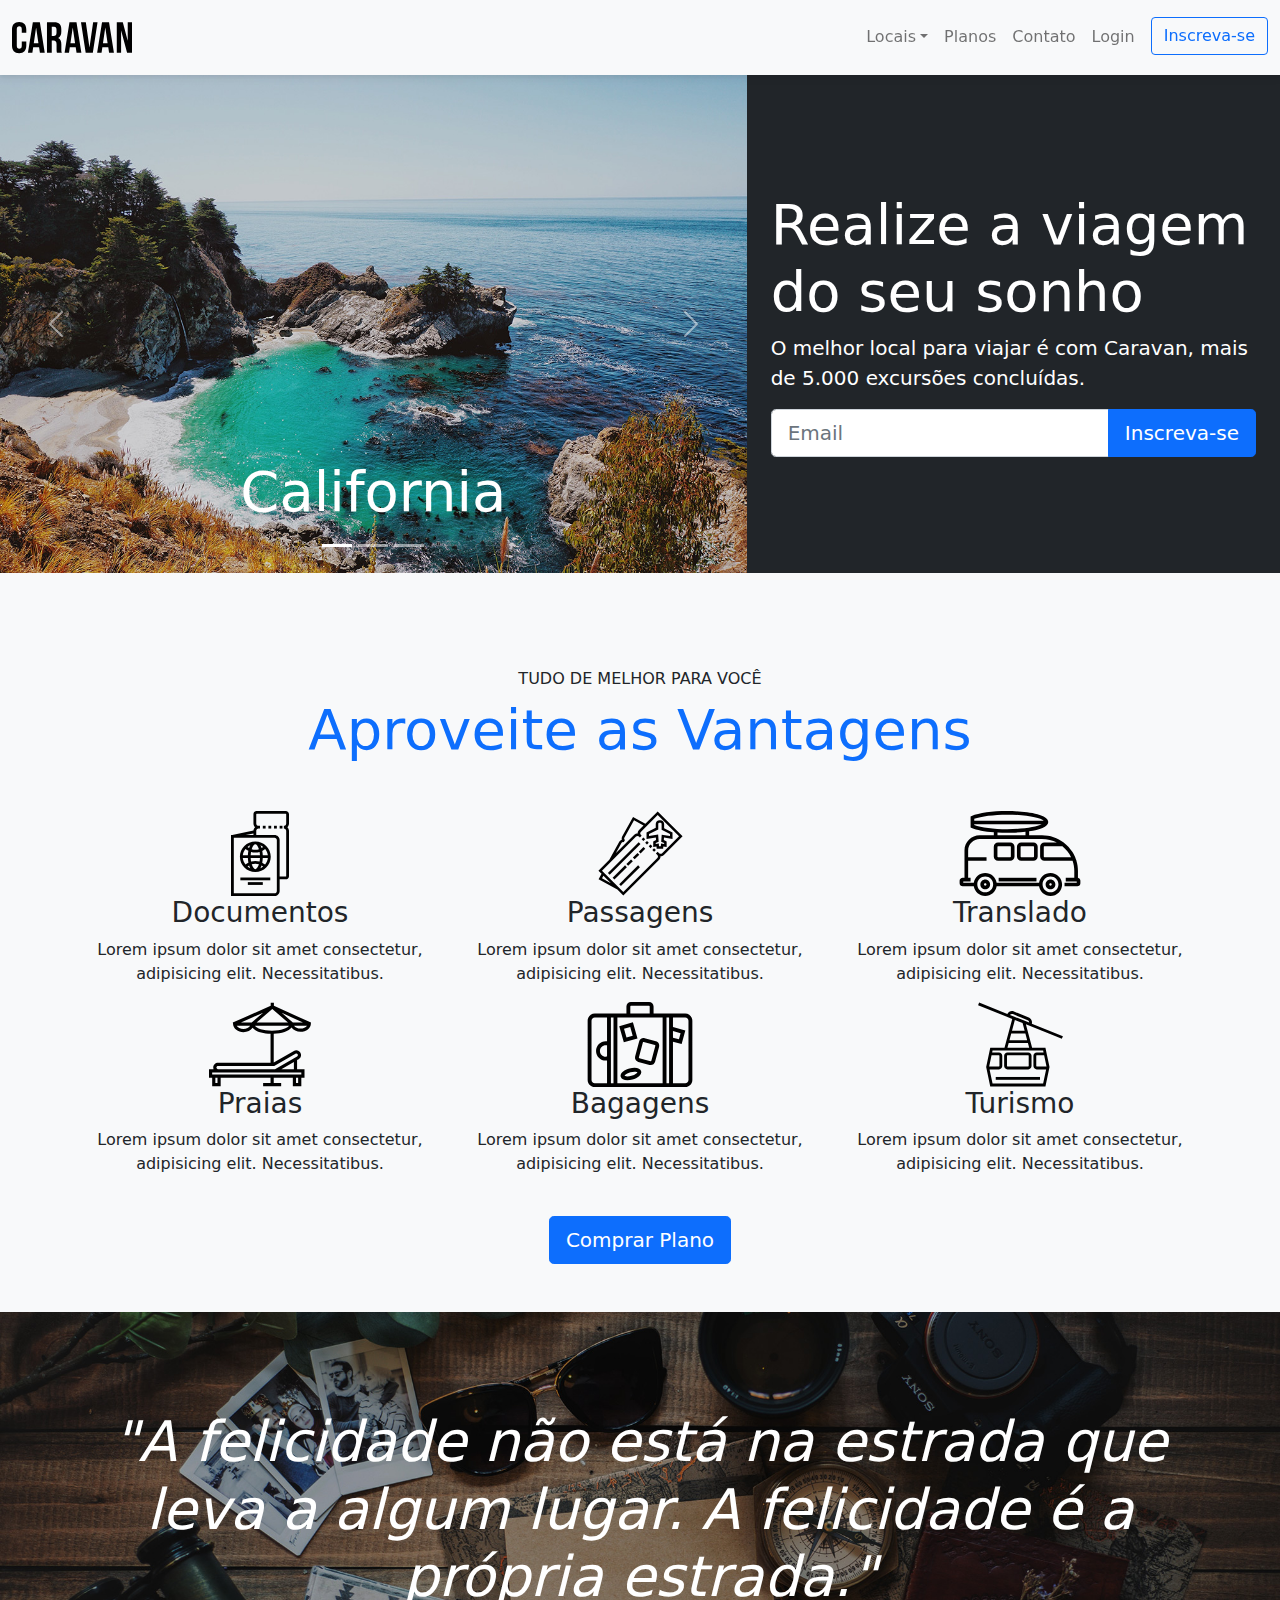
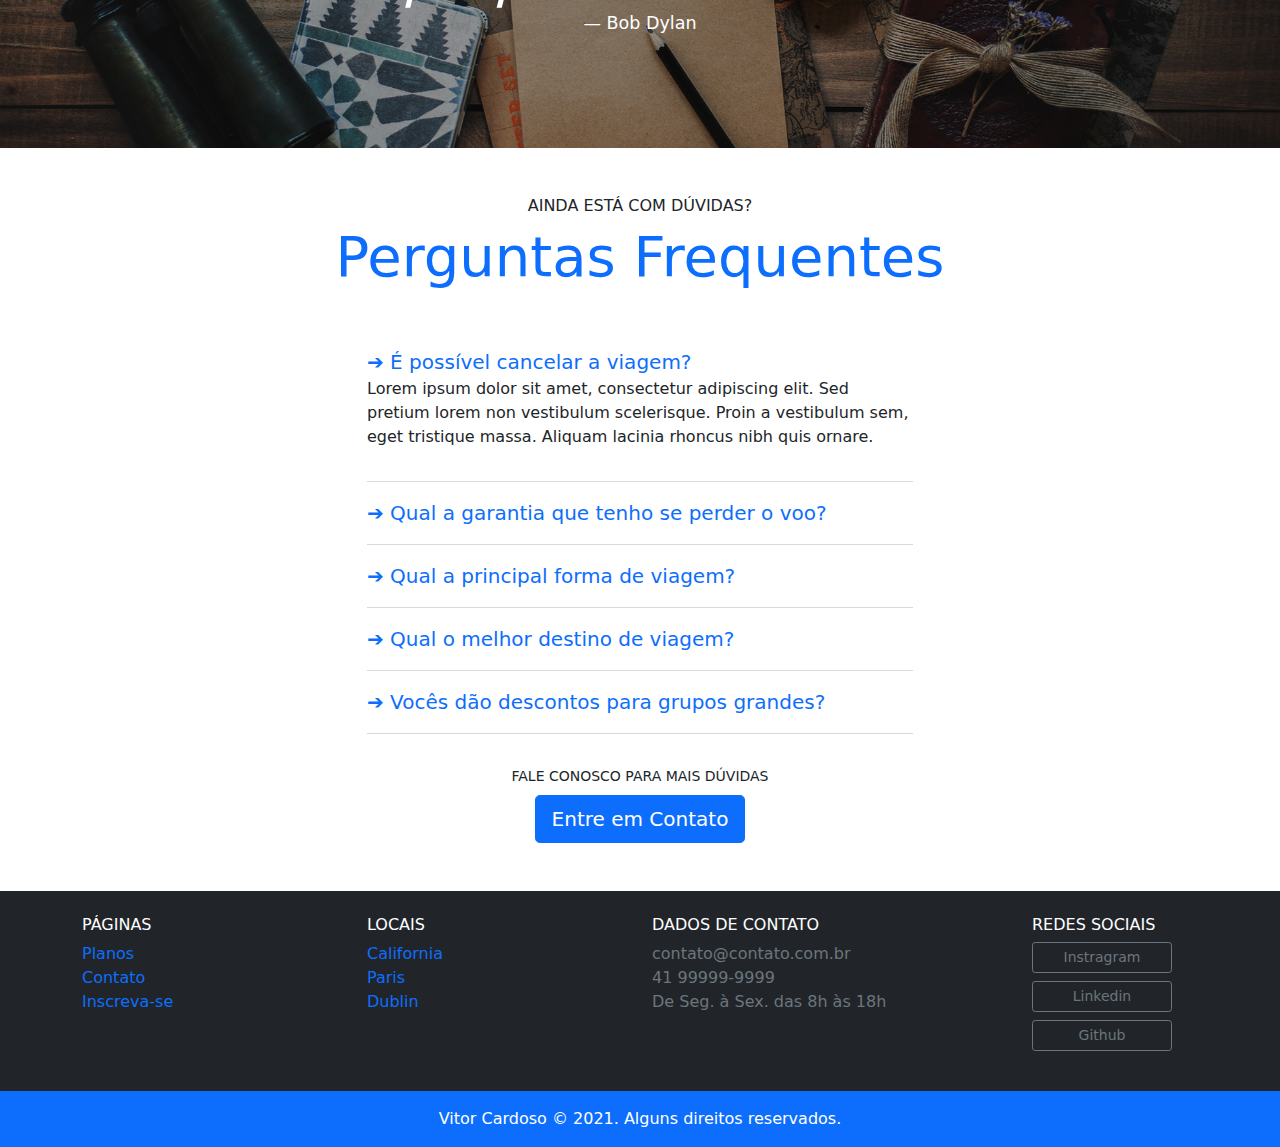
<file: Project-Caravan-Bootstrap/index.html>
<!DOCTYPE html>
<html lang="pt-br">
  <head>
    <meta charset="UTF-8" />
    <meta http-equiv="X-UA-Compatible" content="IE=edge" />
    <meta name="viewport" content="width=device-width, initial-scale=1.0" />
    <title>Caravan</title>
    <link rel="stylesheet" href="./bootstrap-5.0.1-dist/css/bootstrap.min.css" />
    <link rel="stylesheet" href="style.css">
  </head>
  <body>
    
    <!-- modal -->
    <div class="modal fade" id="modalLogin" tabindex="-1" aria-labelledby="modalLoginTitulo" aria-hidden="true">
      <div class="modal-dialog">
        <div class="modal-content">
          <div class="modal-header">
            <h5 class="modal-title" id="modalLoginTitulo">Faça login na sua conta.</h5>
            <button type="button" class="btn-close" data-bs-dismiss="modal" aria-label="Close"></button>
          </div>
          <div class="modal-body">
            <form>
              <div class="mb-3">
                <label for="inputLoginEmail" class="form-label">Email</label>
                <input type="email" class="form-control" id="inputLoginEmail">
              </div>
              <div class="mb-3">
                <label for="inputPasswordLogin" class="form-label">Senha</label>
                <input type="password" class="form-control" id="inputPasswordLogin">
              </div>
              <div>
                <button type="submit" class="btn btn-primary">Entrar na conta</button>
              </div>
              <small class="form-text">Esqueceu a senha? <a href="#">Clique aqui.</a></small>
            </form>
          </div>
        </div>
      </div>
    </div>
    <!-- end modal -->

    <!-- navbar -->
    <nav class="navbar navbar-expand-md navbar-light bg-light fixed-top py-3 box-shadow">
      <div class="container-fluid">
        <a href="index.html" class="navbar-brand">
          <img src="./img/caravan.svg" alt="Caravan">
        </a>
        <button class="navbar-toggler" type="button" data-bs-toggle="collapse" data-bs-target="#navbarSupportedContent" aria-controls="navbarSupportedContent" aria-expanded="false" aria-label="Toggle navigation">
          <span class="navbar-toggler-icon"></span>
        </button>
        <div class="collapse navbar-collapse" id="navbarSupportedContent">
          <ul class="navbar-nav ms-auto">
            <li class="nav-item dropdown">
              <a class="nav-link dropdown-toggle" href="#" id="navbarDropdown" role="button" data-bs-toggle="dropdown" aria-expanded="false">Locais</a>
              <ul class="dropdown-menu" aria-labelledby="navbarDropdown">
                <li><a class="dropdown-item" href="local.html">California</a></li>
                <li><a class="dropdown-item" href="local.html">Paris</a></li>
                <li><a class="dropdown-item" href="local.html">Dublin</a></li>
              </ul>
            </li>
            <li class="nav-item">
              <a class="nav-link" href="planos.html">Planos</a>
            </li>
            <li class="nav-item">
              <a class="nav-link" href="contato.html">Contato</a>
            </li>
            <li class="nav-item">
              <a class="nav-link" href="#" data-bs-toggle="modal" data-bs-target="#modalLogin">Login</a>
            </li>
            <li class="nav-item">
              <a class="btn btn-outline-primary ms-md-2" href="inscricao.html">Inscreva-se</a>
            </li>
          </ul>
        </div>
      </div>
    </nav>
    <!-- end navbar -->

    <!-- carousel section -->
    <section class="container-fluid">
      <div class="row bg-dark text-white">
        <div class="col-lg-7 p-0">
          <div id="carouselCidades" class="carousel slide" data-bs-ride="carousel">
            <div class="carousel-indicators">
              <button type="button" data-bs-target="#carouselCidades" data-bs-slide-to="0" class="active" aria-current="true" aria-label="Slide 1"></button>
              <button type="button" data-bs-target="#carouselCidades" data-bs-slide-to="1" aria-label="Slide 2"></button>
              <button type="button" data-bs-target="#carouselCidades" data-bs-slide-to="2" aria-label="Slide 3"></button>
            </div>
            <div class="carousel-inner">
              <div class="carousel-item active">
                <img src="./img/california.jpg" class="d-block w-100" alt="California">
                <div class="carousel-caption d-none d-md-block">
                  <h3 class="display-4">California</h3>
                </div>
              </div>
              <div class="carousel-item">
                <img src="./img/paris.jpg" class="d-block w-100" alt="Paris">
                <div class="carousel-caption d-none d-md-block">
                  <h3 class="display-4">Paris</h3>
                </div>
              </div>
              <div class="carousel-item">
                <img src="./img/dublin.jpg" class="d-block w-100" alt="Dublin">
                <div class="carousel-caption d-none d-md-block">
                  <h3 class="display-4">Dublin</h3>
                </div>
              </div>
            </div>
            <button class="carousel-control-prev" type="button" data-bs-target="#carouselCidades" data-bs-slide="prev">
              <span class="carousel-control-prev-icon" aria-hidden="true"></span>
              <span class="visually-hidden">Previous</span>
            </button>
            <button class="carousel-control-next" type="button" data-bs-target="#carouselCidades" data-bs-slide="next">
              <span class="carousel-control-next-icon" aria-hidden="true"></span>
              <span class="visually-hidden">Next</span>
            </button>
          </div>
        </div>
        <div class="col-lg-5 p-4 align-self-center">
          <h1 class="display-4">Realize a viagem do seu sonho</h1>
          <p class="lead">O melhor local para viajar é com Caravan, mais de 5.000 excursões concluídas.</p>
          <form action="">
            <div class="input-group input-group-lg">
              <input type="text" class="form-control" placeholder="Email" aria-label="Email" aria-describedby="button-addon2">
              <button class="btn btn-primary" type="button" id="button-addon2">Inscreva-se</button>
            </div>
          </form>
        </div>
      </div>
    </section>
    <!-- end carousel section -->

    <!-- benefits section -->
    <section class="py-5 bg-light text-center">
      <div class="container">
        <div class="my-5">
          <span class="h6 d-block">TUDO DE MELHOR PARA VOCÊ</span>
          <h2 class="display-4 text-primary">Aproveite as Vantagens</h2>
        </div>
        <div class="row">
          <div class="col-xl-4 col-md-6">
            <div class="icons d-flex justify-content-center">
              <img src="./img/icones/passaporte.svg" alt="Passaporte">
            </div>
            <h3>Documentos</h3>
            <p>Lorem ipsum dolor sit amet consectetur, adipisicing elit. Necessitatibus.</p>
          </div>
          <div class="col-xl-4 col-md-6">
            <div class="icons d-flex justify-content-center">
              <img src="./img/icones/passagens.svg" alt="Passagens">
            </div>
            <h3>Passagens</h3>
            <p>Lorem ipsum dolor sit amet consectetur, adipisicing elit. Necessitatibus.</p>
          </div>
          <div class="col-xl-4 col-md-6">
            <div class="icons d-flex justify-content-center">
              <img src="./img/icones/translado.svg" alt="Translado">
            </div>
            <h3>Translado</h3>
            <p>Lorem ipsum dolor sit amet consectetur, adipisicing elit. Necessitatibus.</p>
          </div>
          <div class="col-xl-4 col-md-6">
            <div class="icons d-flex justify-content-center">
              <img src="./img/icones/praias.svg" alt="Praias">
            </div>
            <h3>Praias</h3>
            <p>Lorem ipsum dolor sit amet consectetur, adipisicing elit. Necessitatibus.</p>
          </div>
          <div class="col-xl-4 col-md-6">
            <div class="icons d-flex justify-content-center">
              <img src="./img/icones/bagagens.svg" alt="Bagagens">
            </div>
            <h3>Bagagens</h3>
            <p>Lorem ipsum dolor sit amet consectetur, adipisicing elit. Necessitatibus.</p>
          </div>
          <div class="col-xl-4 col-md-6">
            <div class="icons d-flex justify-content-center">
              <img src="./img/icones/turismo.svg" alt="Turismo">
            </div>
            <h3>Turismo</h3>
            <p>Lorem ipsum dolor sit amet consectetur, adipisicing elit. Necessitatibus.</p>
          </div>
        </div>
        <a href="planos.html" class="btn btn-primary btn-lg mt-4">Comprar Plano</a>
      </div>
    </section>
    <!-- end benefits section -->

    <!-- image blockquote section -->
    <section id="home-quote" class="p-md-5">
      <blockquote class="blockquote text-center text-white p-md-5 p-3">
        <p class="display-4">
          <em>
          "A felicidade não está na estrada que leva a algum lugar. A felicidade é a própria estrada."
          </em>
        </p>
        <footer class="blockquote-footer text-white">Bob Dylan</footer>
      </blockquote>
    </section>
    <!-- end image blockquote section -->

    <!-- common questions section -->
    <section class="container">
      <div class="my-5 text-center">
        <span class="h6 d-block">AINDA ESTÁ COM DÚVIDAS?</span>
        <h2 class="display-4 text-primary">Perguntas Frequentes</h2>
      </div>
      <div class="row justify-content-center">
        <div class="col-md-6 accordion" id="perguntasFrequentes">
          <div class="pergunta py-2">
            <a class="lead remove-decoration" data-bs-toggle="collapse" data-bs-target="#pergunta1" aria-expanded="true" aria-controls="pergunta1">
              ➔ É possível cancelar a viagem?
            </a>
            <div id="pergunta1" class="accordion-collapse collapse show" aria-labelledby="pergunta1" data-bs-parent="#perguntasFrequentes">
              <p>Lorem ipsum dolor sit amet, consectetur adipiscing elit. Sed pretium lorem non vestibulum scelerisque. Proin a vestibulum sem, eget tristique massa. Aliquam lacinia rhoncus nibh quis ornare.</p>
            </div>
          </div>
          <div class="dropdown-divider"></div>
          <div class="pergunta py-2">
            <a class="lead remove-decoration" data-bs-toggle="collapse" data-bs-target="#pergunta2" aria-expanded="false" aria-controls="pergunta2">
              ➔ Qual a garantia que tenho se perder o voo?
            </a>
            <div id="pergunta2" class="accordion-collapse collapse" aria-labelledby="pergunta2" data-bs-parent="#perguntasFrequentes">
              <p>Lorem ipsum dolor sit amet, consectetur adipiscing elit. Sed pretium lorem non vestibulum scelerisque. Proin a vestibulum sem, eget tristique massa. Aliquam lacinia rhoncus nibh quis ornare.</p>
            </div>
          </div>
          <div class="dropdown-divider"></div>
          <div class="pergunta py-2">
            <a class="lead remove-decoration" data-bs-toggle="collapse" data-bs-target="#pergunta3" aria-expanded="false" aria-controls="pergunta3">
              ➔ Qual a principal forma de viagem?
            </a>
            <div id="pergunta3" class="accordion-collapse collapse" aria-labelledby="pergunta3" data-bs-parent="#perguntasFrequentes">
              <p>Lorem ipsum dolor sit amet, consectetur adipiscing elit. Sed pretium lorem non vestibulum scelerisque. Proin a vestibulum sem, eget tristique massa. Aliquam lacinia rhoncus nibh quis ornare.</p>
            </div>
          </div>
          <div class="dropdown-divider"></div>
          <div class="pergunta py-2">
            <a class="lead remove-decoration" data-bs-toggle="collapse" data-bs-target="#pergunta4" aria-expanded="false" aria-controls="pergunta4">
              ➔ Qual o melhor destino de viagem?
            </a>
            <div id="pergunta4" class="accordion-collapse collapse" aria-labelledby="pergunta4" data-bs-parent="#perguntasFrequentes">
              <p>Lorem ipsum dolor sit amet, consectetur adipiscing elit. Sed pretium lorem non vestibulum scelerisque. Proin a vestibulum sem, eget tristique massa. Aliquam lacinia rhoncus nibh quis ornare.</p>
            </div>
          </div>
          <div class="dropdown-divider"></div>
          <div class="pergunta py-2">
            <a class="lead remove-decoration" data-bs-toggle="collapse" data-bs-target="#pergunta5" aria-expanded="false" aria-controls="pergunta5">
              ➔ Vocês dão descontos para grupos grandes?
            </a>
            <div id="pergunta5" class="accordion-collapse collapse" aria-labelledby="pergunta5" data-bs-parent="#perguntasFrequentes">
              <p>Lorem ipsum dolor sit amet, consectetur adipiscing elit. Sed pretium lorem non vestibulum scelerisque. Proin a vestibulum sem, eget tristique massa. Aliquam lacinia rhoncus nibh quis ornare.</p>
            </div>
          </div>
          <div class="dropdown-divider"></div>
        </div>
      </div>
      <div class="text-center my-4">
        <p class="small m-1 mb-2">FALE CONOSCO PARA MAIS DÚVIDAS</p>
        <a class="btn btn-primary btn-lg" href="contato.html">Entre em Contato</a>
      </div>
    </section>
    <!-- end common questions section -->

    <!-- footer section -->
    <footer class="bg-dark text-white mt-5">
      <div class="container py-4">
        <div class="row">
          <div class="col-md-3 col-6">
            <h4 class="h6">PÁGINAS</h4>
            <ul class="list-unstyled">
              <li><a class="remove-decoration" href="planos.html">Planos</a></li>
              <li><a class="remove-decoration" href="contato.html">Contato</a></li>
              <li><a class="remove-decoration" href="inscricao.html">Inscreva-se</a></li>
            </ul>
          </div>
          <div class="col-md-3 col-6">
            <h4 class="h6">LOCAIS</h4>
            <ul class="list-unstyled">
              <li><a class="remove-decoration" href="local.html">California</a></li>
              <li><a class="remove-decoration" href="local.html">Paris</a></li>
              <li><a class="remove-decoration" href="local.html">Dublin</a></li>
            </ul>
          </div>
          <div class="col-md-4">
            <h4 class="h6">DADOS DE CONTATO</h4>
            <ul class="list-unstyled text-secondary">
              <li>contato@contato.com.br</li>
              <li>41 99999-9999</li>
              <li>De Seg. à Sex. das 8h às 18h</li>
            </ul>
          </div>
          <div class="col-md-2">
            <h4 class="h6">REDES SOCIAIS</h4>
            <ul class="list-unstyled">
              <li><a class="btn btn-outline-secondary d-block mb-2 btn-sm" href="https://www.instagram.com/vitorcaardoso_/" target="_blank" style="max-width: 140px">Instragram</a></li>
              <li><a class="btn btn-outline-secondary d-block mb-2 btn-sm" href="https://www.linkedin.com/in/vitormcardoso/" target="_blank" style="max-width: 140px">Linkedin</a></li>
              <li><a class="btn btn-outline-secondary d-block mb-2 btn-sm" href="https://github.com/vitor-m-cardoso/" target="_blank" style="max-width: 140px">Github</a></li>
            </ul>
          </div>
        </div>
      </div>
      <div class="bg-primary text-center py-3">
        <p class="mb-0">Vitor Cardoso © 2021. Alguns direitos reservados.</p>
      </div>
    </footer>
    <!-- end footer section -->

    <script type="text/javascript" src="./bootstrap-5.0.1-dist/js/bootstrap.bundle.min.js"></script>

  </body>
</html>
</file>
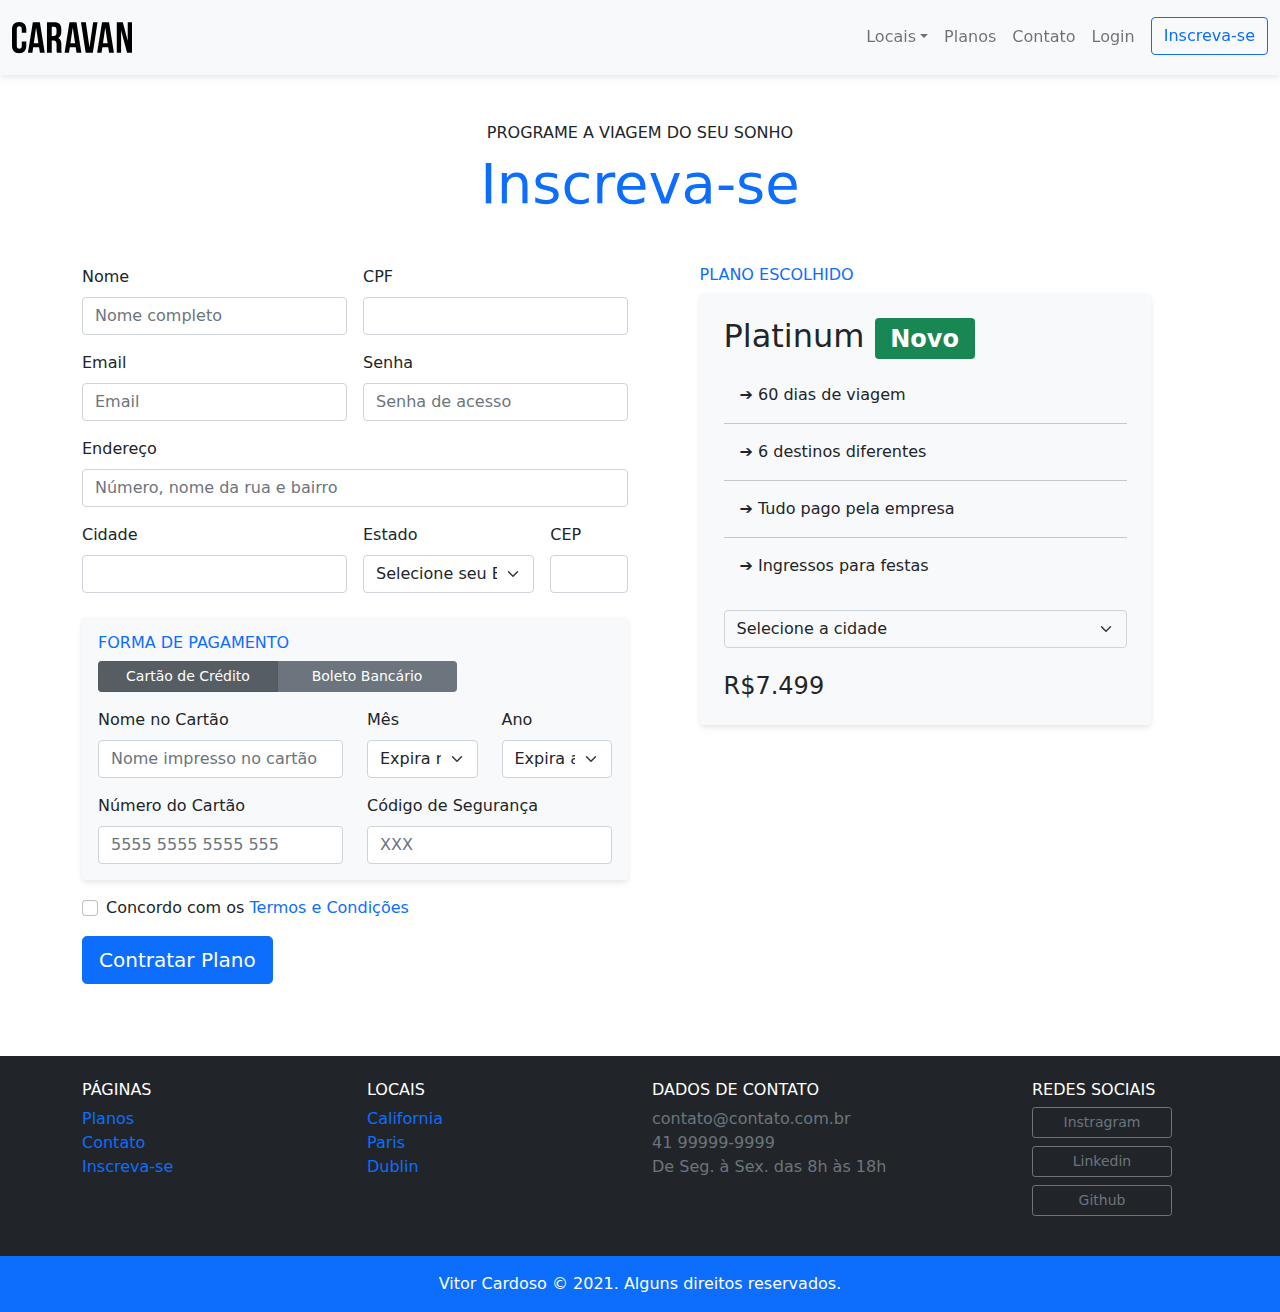
<file: Project-Caravan-Bootstrap/inscricao.html>
<!DOCTYPE html>
<html lang="pt-br">
  <head>
    <meta charset="UTF-8" />
    <meta http-equiv="X-UA-Compatible" content="IE=edge" />
    <meta name="viewport" content="width=device-width, initial-scale=1.0" />
    <title>Caravan - Inscricao</title>
    <link rel="stylesheet" href="./bootstrap-5.0.1-dist/css/bootstrap.min.css" />
    <link rel="stylesheet" href="style.css">
  </head>
  <body>
    <!-- modal -->
    <div class="modal fade" id="modalLogin" tabindex="-1" aria-labelledby="modalLoginTitulo" aria-hidden="true">
      <div class="modal-dialog">
        <div class="modal-content">
          <div class="modal-header">
            <h5 class="modal-title" id="modalLoginTitulo">Faça login na sua conta.</h5>
            <button type="button" class="btn-close" data-bs-dismiss="modal" aria-label="Close"></button>
          </div>
          <div class="modal-body">
            <form>
              <div class="mb-3">
                <label for="inputLoginEmail" class="form-label">Email</label>
                <input type="email" class="form-control" id="inputLoginEmail">
              </div>
              <div class="mb-3">
                <label for="inputPasswordLogin" class="form-label">Senha</label>
                <input type="password" class="form-control" id="inputPasswordLogin">
              </div>
              <div>
                <button type="submit" class="btn btn-primary">Entrar na conta</button>
              </div>
              <small class="form-text">Esqueceu a senha? <a href="#">Clique aqui.</a></small>
            </form>
          </div>
        </div>
      </div>
    </div>
    <!-- end modal -->

    <!-- navbar -->
    <nav class="navbar navbar-expand-md navbar-light bg-light fixed-top py-3 box-shadow">
      <div class="container-fluid">
        <a href="index.html" class="navbar-brand">
          <img src="./img/caravan.svg" alt="Caravan">
        </a>
        <button class="navbar-toggler" type="button" data-bs-toggle="collapse" data-bs-target="#navbarSupportedContent" aria-controls="navbarSupportedContent" aria-expanded="false" aria-label="Toggle navigation">
          <span class="navbar-toggler-icon"></span>
        </button>
        <div class="collapse navbar-collapse" id="navbarSupportedContent">
          <ul class="navbar-nav ms-auto">
            <li class="nav-item dropdown">
              <a class="nav-link dropdown-toggle" href="#" id="navbarDropdown" role="button" data-bs-toggle="dropdown" aria-expanded="false">Locais</a>
              <ul class="dropdown-menu" aria-labelledby="navbarDropdown">
                <li><a class="dropdown-item" href="local.html">California</a></li>
                <li><a class="dropdown-item" href="local.html">Paris</a></li>
                <li><a class="dropdown-item" href="local.html">Dublin</a></li>
              </ul>
            </li>
            <li class="nav-item">
              <a class="nav-link" href="planos.html">Planos</a>
            </li>
            <li class="nav-item">
              <a class="nav-link" href="contato.html">Contato</a>
            </li>
            <li class="nav-item">
              <a class="nav-link" href="#" data-bs-toggle="modal" data-bs-target="#modalLogin">Login</a>
            </li>
            <li class="nav-item">
              <a class="btn btn-outline-primary ms-md-2" href="inscricao.html">Inscreva-se</a>
            </li>
          </ul>
        </div>
      </div>
    </nav>
    <!-- end navbar -->

    <!-- subscribe and payment section -->
    <section class="container">
      <div class="my-5 text-center">
        <span class="h6 d-block">PROGRAME A VIAGEM DO SEU SONHO</span>
        <h1 class="display-4 text-primary">Inscreva-se</h1>
      </div>
      <div class="row">
        <div class="col-lg-6 mb-4">

          <!-- info subsection -->
          <form class="row g-3 mb-4">
            <div class="col-md-6">
              <label for="inputName" class="form-label">Nome</label>
              <input type="text" class="form-control" id="inputName" placeholder="Nome completo" maxlength="100">
            </div>
            <div class="col-md-6">
              <label for="inputCpf" class="form-label">CPF</label>
              <input type="text" class="form-control" id="inputCpf" maxlength="11">
            </div>
            <div class="col-md-6">
              <label for="inputEmail" class="form-label">Email</label>
              <input type="email" class="form-control" id="inputEmail" placeholder="Email" maxlength="100">
            </div>
            <div class="col-md-6">
              <label for="inputPassword" class="form-label">Senha</label>
              <input type="password" class="form-control" id="inputPassword" placeholder="Senha de acesso">
            </div>
            <div class="col-12">
              <label for="inputAddress" class="form-label">Endereço</label>
              <input type="text" class="form-control" id="inputAddress" placeholder="Número, nome da rua e bairro" maxlength="100">
            </div>
            <div class="col-md-6">
              <label for="inputCity" class="form-label">Cidade</label>
              <input type="text" class="form-control" id="inputCity" maxlength="30">
            </div>
            <div class="col-md-4">
              <label for="inputState" class="form-label">Estado</label>
              <select id="inputState" class="form-select">
                <option selected>Selecione seu Estado</option>
                <option>Minas Gerais</option>
                <option>Paraná</option>
                <option>Rio de Janeiro</option>
                <option>São Paulo</option>
                <option>Santa Catarina</option>
              </select>
            </div>
            <div class="col-md-2">
              <label for="inputCep" class="form-label">CEP</label>
              <input type="text" class="form-control" id="inputCep" maxlength="8">
            </div>
          </form>
          <!-- end info subsection -->

          <!-- personal data subsection -->
          <div class="bg-light rounded box-shadow p-3 mb-3">
            <h2 class="h6 text-primary">FORMA DE PAGAMENTO</h2>
            <nav class="nav btn-group mb-3" id="payment" role="tablist">
                <button type="button" class="btn btn-secondary active btn-sm" style="max-width: 180px" id="creditCard-tab" data-bs-toggle="tab" data-bs-target="#creditCard" type="button" role="tab" aria-controls="creditCard" aria-selected="true">Cartão de Crédito</button>
                <button type="button" class="btn btn-secondary btn-sm" style="max-width: 180px" id="bankSlip-tab" data-bs-toggle="tab" data-bs-target="#bankSlip" type="button" role="tab" aria-controls="bankSlip" aria-selected="false">Boleto Bancário</button>
            </nav>
            <div class="tab-content" id="paymentTypeContent">
              <div class="tab-pane fade show active" id="creditCard" role="tabpanel" aria-labelledby="creditCard-tab">
                <form action="" class="row">
                  <div class="col-md-6 mb-3">
                    <label for="inputCardName" class="form-label">Nome no Cartão</label>
                    <input type="text" class="form-control" id="inputCardName" maxlength="30" placeholder="Nome impresso no cartão">
                  </div>
                  <div class="col-md-3">
                    <label for="inputMonth" class="form-label">Mês</label>
                    <select id="inputMonth" class="form-select">
                      <option selected>Expira mês...</option>
                      <option>01</option>
                      <option>02</option>
                      <option>03</option>
                      <option>04</option>
                      <option>05</option>
                      <option>06</option>
                      <option>07</option>
                      <option>08</option>
                      <option>09</option>
                      <option>10</option>
                      <option>11</option>
                      <option>12</option>
                    </select>
                  </div>
                  <div class="col-md-3">
                    <label for="inputYear" class="form-label">Ano</label>
                    <select id="inputYear" class="form-select">
                      <option selected>Expira ano...</option>
                      <option>2021</option>
                      <option>2022</option>
                      <option>2023</option>
                      <option>2024</option>
                      <option>2025</option>
                      <option>2026</option>
                    </select>
                  </div>
                  <div class="col-md-6">
                    <label for="inputCardNumber" class="form-label">Número do Cartão</label>
                    <input type="text" class="form-control" id="inputCardNumber" maxlength="30" placeholder="5555 5555 5555 555">
                  </div>
                  <div class="col-md-6">
                    <label for="inputCardSecurityNumber" class="form-label">Código de Segurança</label>
                    <input type="text" class="form-control" id="inputCardSecurityNumber" maxlength="30" placeholder="XXX">
                  </div>
                </form>
              </div>
              <div class="tab-pane fade" id="bankSlip" role="tabpanel" aria-labelledby="bankSlip-tab">
                <p class="lead">Clique em contratar plano que enviaremos um boleto para o seu email.</p>
              </div>
            </div>
          </div>
          <!-- end personal data subsection -->

          <!-- submit payment subsection -->
          <div class="mb-3 form-check">
            <input type="checkbox" class="form-check-input" id="termsAndConditions">
            <label class="form-check-label" for="termsAndConditions">Concordo com os <a href="#" class="remove-decoration">Termos e Condições</a></label>
          </div>
          <button type="submit" class="btn btn-lg btn-primary">Contratar Plano</button>
          <!-- end submit payment subsection -->

        </div>
        <!-- purchase summary -->
        <div class="col-lg-5 mb-4 mx-auto order-first order-lg-1">
          <h2 class="h6 text-primary">PLANO ESCOLHIDO</h2>
          <div class="bg-light rounded p-4 box-shadow">
            <h2>Platinum <span class="badge bg-success">Novo</span> </h2>
            <ul class="list-unstyled lista-plano">
              <li>➔ 60 dias de viagem</li>
              <li>➔ 6 destinos diferentes</li>
              <li>➔ Tudo pago pela empresa</li>
              <li>➔ Ingressos para festas</li>
            </ul>
            <form>
              <select class="form-select bg-light mb-3" aria-label="Default select example">
                <option selected>Selecione a cidade</option>
                <option value="1">California</option>
                <option value="2">Paris</option>
                <option value="3">Dublin</option>
              </select>
            </form>
            <div class="row align-items-center mt-4">
            </div>
            <div class="col">
              <span class="h4">R$7.499</span>
            </div>
          </div>
        </div>
        <!-- end purchase summary -->
      </div>
    </section>
    <!-- subscribe and payment section -->

    <!-- footer section -->
    <footer class="bg-dark text-white mt-5">
      <div class="container py-4">
        <div class="row">
          <div class="col-md-3 col-6">
            <h4 class="h6">PÁGINAS</h4>
            <ul class="list-unstyled">
              <li><a class="remove-decoration" href="planos.html">Planos</a></li>
              <li><a class="remove-decoration" href="contato.html">Contato</a></li>
              <li><a class="remove-decoration" href="inscricao.html">Inscreva-se</a></li>
            </ul>
          </div>
          <div class="col-md-3 col-6">
            <h4 class="h6">LOCAIS</h4>
            <ul class="list-unstyled">
              <li><a class="remove-decoration" href="local.html">California</a></li>
              <li><a class="remove-decoration" href="local.html">Paris</a></li>
              <li><a class="remove-decoration" href="local.html">Dublin</a></li>
            </ul>
          </div>
          <div class="col-md-4">
            <h4 class="h6">DADOS DE CONTATO</h4>
            <ul class="list-unstyled text-secondary">
              <li>contato@contato.com.br</li>
              <li>41 99999-9999</li>
              <li>De Seg. à Sex. das 8h às 18h</li>
            </ul>
          </div>
          <div class="col-md-2">
            <h4 class="h6">REDES SOCIAIS</h4>
            <ul class="list-unstyled">
              <li><a class="btn btn-outline-secondary d-block mb-2 btn-sm" href="https://www.instagram.com/vitorcaardoso_/" target="_blank" style="max-width: 140px">Instragram</a></li>
              <li><a class="btn btn-outline-secondary d-block mb-2 btn-sm" href="https://www.linkedin.com/in/vitormcardoso/" target="_blank" style="max-width: 140px">Linkedin</a></li>
              <li><a class="btn btn-outline-secondary d-block mb-2 btn-sm" href="https://github.com/vitor-m-cardoso/" target="_blank" style="max-width: 140px">Github</a></li>
            </ul>
          </div>
        </div>
      </div>
      <div class="bg-primary text-center py-3">
        <p class="mb-0">Vitor Cardoso © 2021. Alguns direitos reservados.</p>
      </div>
    </footer>
    <!-- end footer section -->

    <script type="text/javascript" src="./bootstrap-5.0.1-dist/js/bootstrap.bundle.min.js"></script>

  </body>
</html>
</file>
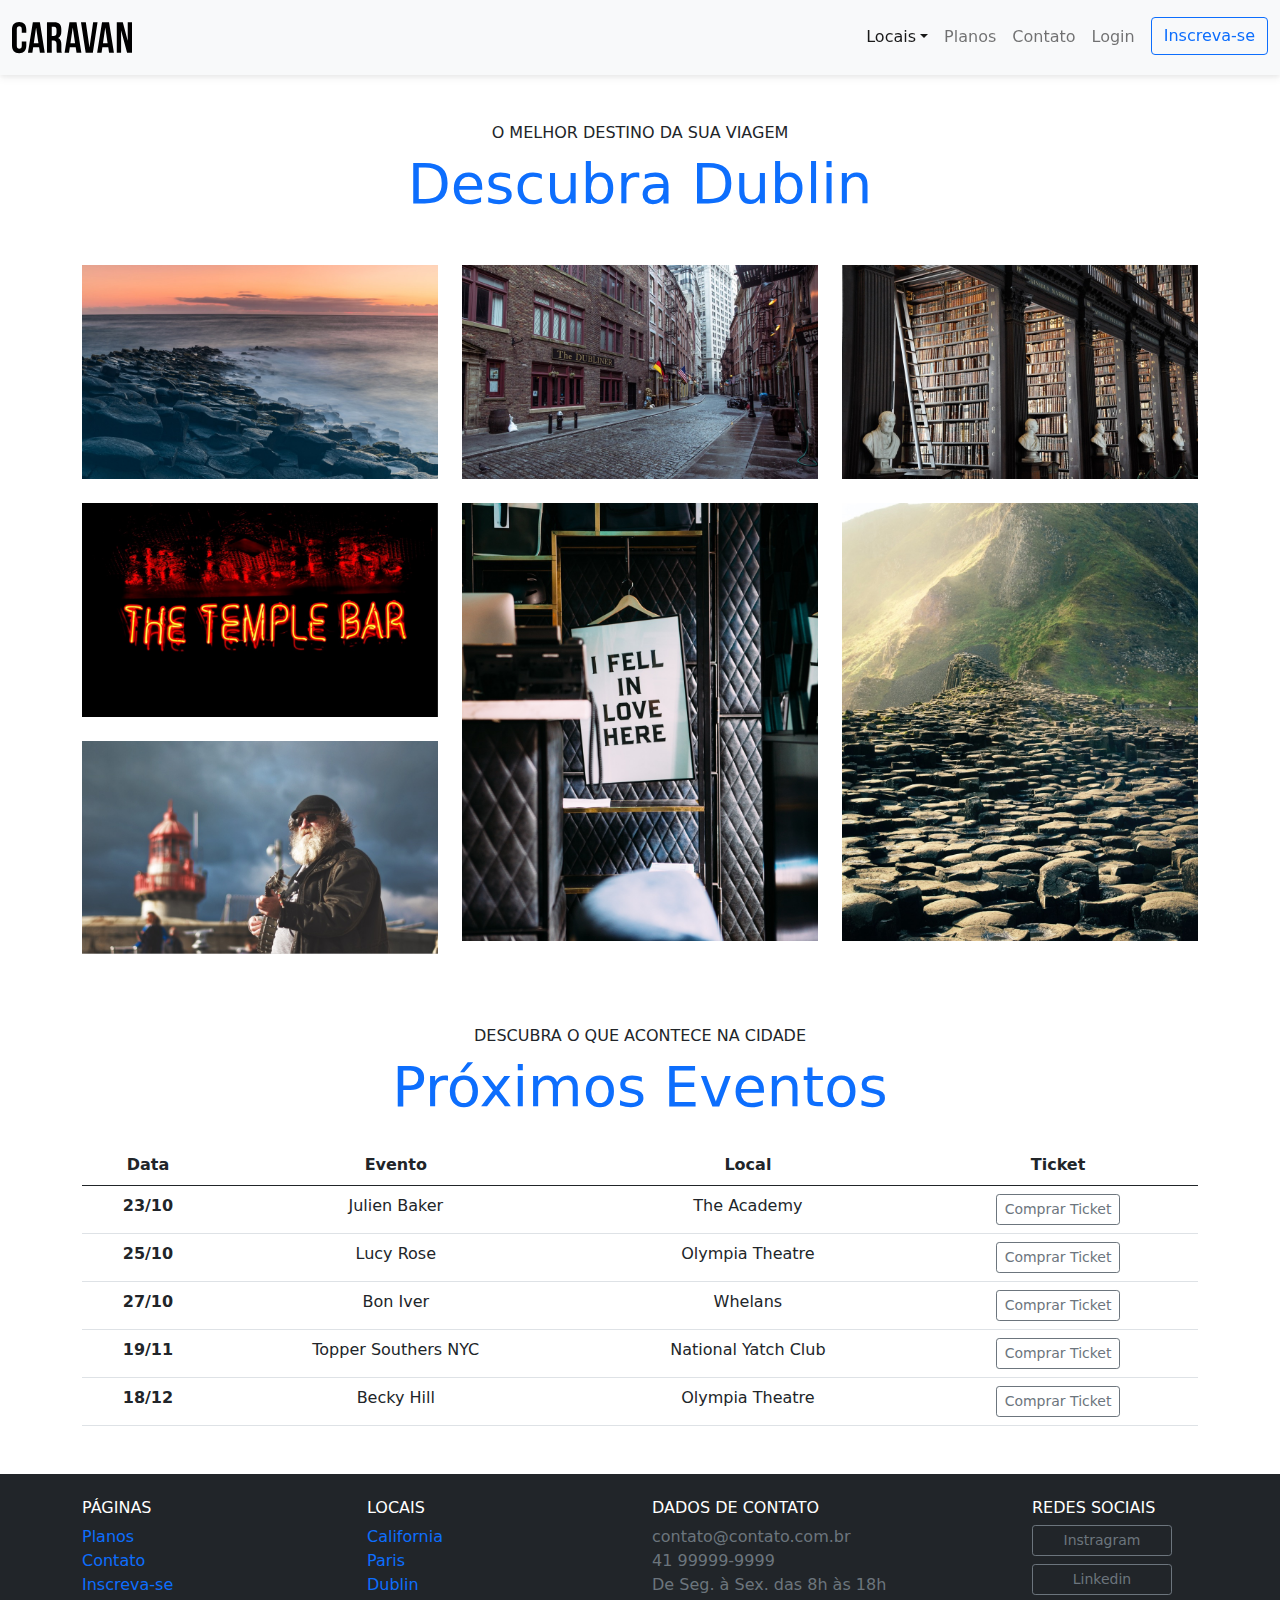
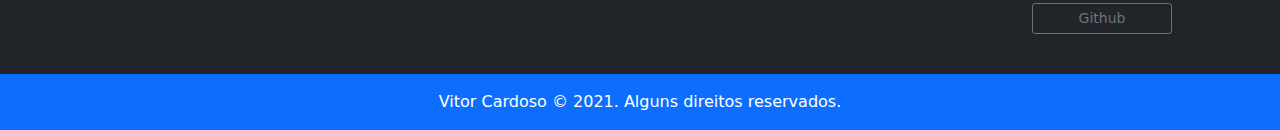
<file: Project-Caravan-Bootstrap/local.html>
<!DOCTYPE html>
<html lang="pt-br">
  <head>
    <meta charset="UTF-8" />
    <meta http-equiv="X-UA-Compatible" content="IE=edge" />
    <meta name="viewport" content="width=device-width, initial-scale=1.0" />
    <title>Caravan - Local</title>
    <link rel="stylesheet" href="./bootstrap-5.0.1-dist/css/bootstrap.min.css" />
    <link rel="stylesheet" href="style.css">
  </head>
<body>

  <!-- modal -->
  <div class="modal fade" id="modalLogin" tabindex="-1" aria-labelledby="modalLoginTitulo" aria-hidden="true">
    <div class="modal-dialog">
      <div class="modal-content">
        <div class="modal-header">
          <h5 class="modal-title" id="modalLoginTitulo">Faça login na conta.</h5>
          <button type="button" class="btn-close" data-bs-dismiss="modal" aria-label="Close"></button>
        </div>
        <div class="modal-body">
          <form>
            <div class="mb-3">
              <label for="inputLoginEmail" class="form-label">Email</label>
              <input type="email" class="form-control" id="inputLoginEmail">
            </div>
            <div class="mb-3">
              <label for="inputPasswordLogin" class="form-label">Senha</label>
              <input type="password" class="form-control" id="inputPasswordLogin">
            </div>
            <div>
              <button type="submit" class="btn btn-primary">Entrar na conta</button>
            </div>
            <small class="form-text">Esqueceu a senha? <a href="#">Clique aqui.</a></small>
          </form>
        </div>
      </div>
    </div>
  </div>
  <!-- end modal -->

  <!-- navbar -->
  <nav class="navbar navbar-expand-md navbar-light bg-light fixed-top py-3 box-shadow">
    <div class="container-fluid">
      <a href="index.html" class="navbar-brand">
        <img src="./img/caravan.svg" alt="Caravan">
      </a>
      <button class="navbar-toggler" type="button" data-bs-toggle="collapse" data-bs-target="#navbarSupportedContent" aria-controls="navbarSupportedContent" aria-expanded="false" aria-label="Toggle navigation">
        <span class="navbar-toggler-icon"></span>
      </button>
      <div class="collapse navbar-collapse" id="navbarSupportedContent">
        <ul class="navbar-nav ms-auto">
          <li class="nav-item dropdown">
            <a class="nav-link dropdown-toggle active" href="#" id="navbarDropdown" role="button" data-bs-toggle="dropdown" aria-expanded="false">Locais</a>
            <ul class="dropdown-menu" aria-labelledby="navbarDropdown">
              <li><a class="dropdown-item" href="local.html">California</a></li>
              <li><a class="dropdown-item" href="local.html">Paris</a></li>
              <li><a class="dropdown-item" href="local.html">Dublin</a></li>
            </ul>
          </li>
          <li class="nav-item">
            <a class="nav-link" href="planos.html">Planos</a>
          </li>
          <li class="nav-item">
            <a class="nav-link" href="contato.html">Contato</a>
          </li>
          <li class="nav-item">
            <a class="nav-link" href="#" data-bs-toggle="modal" data-bs-target="#modalLogin">Login</a>
          </li>
          <li class="nav-item">
            <a class="btn btn-outline-primary ms-md-2" href="inscricao.html">Inscreva-se</a>
          </li>
        </ul>
      </div>
    </div>
  </nav>
  <!-- end navbar -->

  <!-- discover section -->
  <section class="container">
      <div class="text-center my-5">
        <span class="h6 d-block">O MELHOR DESTINO DA SUA VIAGEM</span>
        <h1 class="display-4 text-primary">Descubra Dublin</h1>
      </div>
      <div class="row">
        <div class="col-md">
          <img class="img-fluid mb-4" src="./img/local/foto-1.jpg" alt="Foto 1">
          <img class="img-fluid mb-4" src="./img/local/foto-2.jpg" alt="Foto 2">
          <img class="img-fluid mb-4" src="./img/local/foto-3.jpg" alt="Foto 3">
        </div>
        <div class="col-md">
          <img class="img-fluid mb-4" src="./img/local/foto-4.jpg" alt="Foto 4">
          <img class="img-fluid mb-4" src="./img/local/foto-5.jpg" alt="Foto 5">
        </div>
        <div class="col-md">
          <img class="img-fluid mb-4" src="./img/local/foto-6.jpg" alt="Foto 6">
          <img class="img-fluid mb-4" src="./img/local/foto-7.jpg" alt="Foto 7">
        </div>
      </div>
  </section>
  <!-- end discover section -->

  <!-- table section -->
  <section class="container">
    <div class="text-center my-5">
      <span class="h6 d-block">DESCUBRA O QUE ACONTECE NA CIDADE</span>
      <h1 class="display-4 text-primary mb-4">Próximos Eventos</h1>
      <table class="table table-hover">
        <thead>
          <tr>
            <th scope="col">Data</th>
            <th scope="col">Evento</th>
            <th scope="col">Local</th>
            <th scope="col">Ticket</th>
          </tr>
        </thead>
        <tbody>
          <tr>
            <th scope="row">23/10</th>
            <td>Julien Baker</td>
            <td>The Academy</td>
            <td><a href="#" class="btn btn-outline-secondary btn-sm">Comprar Ticket</a></td>
          </tr>
          <tr>
            <th scope="row">25/10</th>
            <td>Lucy Rose</td>
            <td>Olympia Theatre</td>
            <td><a href="#" class="btn btn-outline-secondary btn-sm">Comprar Ticket</a></td>
          </tr>
          <tr>
            <th scope="row">27/10</th>
            <td>Bon Iver</td>
            <td>Whelans</td>
            <td><a href="#" class="btn btn-outline-secondary btn-sm">Comprar Ticket</a></td>
          </tr>
          <tr>
            <th scope="row">19/11</th>
            <td>Topper Southers NYC</td>
            <td>National Yatch Club</td>
            <td><a href="#" class="btn btn-outline-secondary btn-sm">Comprar Ticket</a></td>
          </tr>
          <tr>
            <th scope="row">18/12</th>
            <td>Becky Hill</td>
            <td>Olympia Theatre</td>
            <td><a href="#" class="btn btn-outline-secondary btn-sm">Comprar Ticket</a></td>
          </tr>
        </tbody>
      </table>
    </div>

  </section>
  <!-- end table section -->

  <!-- footer section -->
  <footer class="bg-dark text-white mt-5">
    <div class="container py-4">
      <div class="row">
        <div class="col-md-3 col-6">
          <h4 class="h6">PÁGINAS</h4>
          <ul class="list-unstyled">
            <li><a class="remove-decoration" href="planos.html">Planos</a></li>
            <li><a class="remove-decoration" href="contato.html">Contato</a></li>
            <li><a class="remove-decoration" href="inscricao.html">Inscreva-se</a></li>
          </ul>
        </div>
        <div class="col-md-3 col-6">
          <h4 class="h6">LOCAIS</h4>
          <ul class="list-unstyled">
            <li><a class="remove-decoration" href="local.html">California</a></li>
            <li><a class="remove-decoration" href="local.html">Paris</a></li>
            <li><a class="remove-decoration" href="local.html">Dublin</a></li>
          </ul>
        </div>
        <div class="col-md-4">
          <h4 class="h6">DADOS DE CONTATO</h4>
          <ul class="list-unstyled text-secondary">
            <li>contato@contato.com.br</li>
            <li>41 99999-9999</li>
            <li>De Seg. à Sex. das 8h às 18h</li>
          </ul>
        </div>
        <div class="col-md-2">
          <h4 class="h6">REDES SOCIAIS</h4>
          <ul class="list-unstyled">
            <li><a class="btn btn-outline-secondary d-block mb-2 btn-sm" href="https://www.instagram.com/vitorcaardoso_/" target="_blank" style="max-width: 140px">Instragram</a></li>
            <li><a class="btn btn-outline-secondary d-block mb-2 btn-sm" href="https://www.linkedin.com/in/vitormcardoso/" target="_blank" style="max-width: 140px">Linkedin</a></li>
            <li><a class="btn btn-outline-secondary d-block mb-2 btn-sm" href="https://github.com/vitor-m-cardoso/" target="_blank" style="max-width: 140px">Github</a></li>
          </ul>
        </div>
      </div>
    </div>
    <div class="bg-primary text-center py-3">
      <p class="mb-0">Vitor Cardoso © 2021. Alguns direitos reservados.</p>
    </div>
  </footer>
  <!-- end footer section -->

  <script type="text/javascript" src="./bootstrap-5.0.1-dist/js/bootstrap.bundle.min.js"></script>
</body>
</html>
</file>
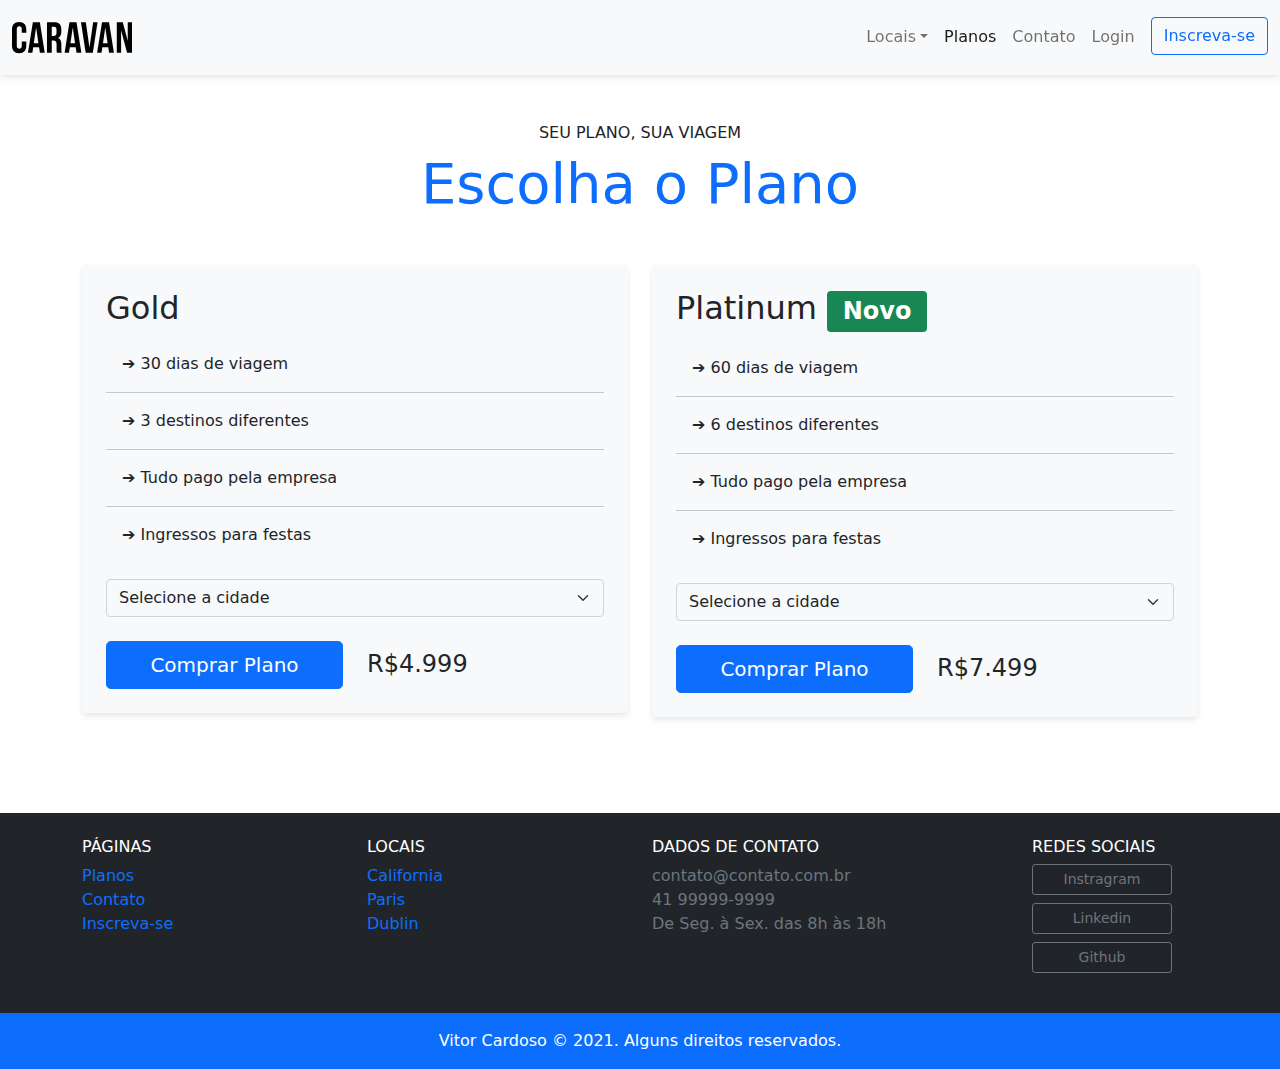
<file: Project-Caravan-Bootstrap/planos.html>
<!DOCTYPE html>
<html lang="pt-br">
  <head>
    <meta charset="UTF-8" />
    <meta http-equiv="X-UA-Compatible" content="IE=edge" />
    <meta name="viewport" content="width=device-width, initial-scale=1.0" />
    <title>Caravan - Planos</title>
    <link rel="stylesheet" href="./bootstrap-5.0.1-dist/css/bootstrap.min.css" />
    <link rel="stylesheet" href="style.css">
  </head>
<body>

  <!-- modal -->
  <div class="modal fade" id="modalLogin" tabindex="-1" aria-labelledby="modalLoginTitulo" aria-hidden="true">
    <div class="modal-dialog">
      <div class="modal-content">
        <div class="modal-header">
          <h5 class="modal-title" id="modalLoginTitulo">Faça login na conta.</h5>
          <button type="button" class="btn-close" data-bs-dismiss="modal" aria-label="Close"></button>
        </div>
        <div class="modal-body">
          <form>
            <div class="mb-3">
              <label for="inputLoginEmail" class="form-label">Email</label>
              <input type="email" class="form-control" id="inputLoginEmail">
            </div>
            <div class="mb-3">
              <label for="inputPasswordLogin" class="form-label">Senha</label>
              <input type="password" class="form-control" id="inputPasswordLogin">
            </div>
            <div>
              <button type="submit" class="btn btn-primary">Entrar na conta</button>
            </div>
            <small class="form-text">Esqueceu a senha? <a href="#">Clique aqui.</a></small>
          </form>
        </div>
      </div>
    </div>
  </div>
  <!-- end modal -->

  <!-- navbar -->
  <nav class="navbar navbar-expand-md navbar-light bg-light fixed-top py-3 box-shadow">
    <div class="container-fluid">
      <a href="index.html" class="navbar-brand">
        <img src="./img/caravan.svg" alt="Caravan">
      </a>
      <button class="navbar-toggler" type="button" data-bs-toggle="collapse" data-bs-target="#navbarSupportedContent" aria-controls="navbarSupportedContent" aria-expanded="false" aria-label="Toggle navigation">
        <span class="navbar-toggler-icon"></span>
      </button>
      <div class="collapse navbar-collapse" id="navbarSupportedContent">
        <ul class="navbar-nav ms-auto">
          <li class="nav-item dropdown">
            <a class="nav-link dropdown-toggle" href="#" id="navbarDropdown" role="button" data-bs-toggle="dropdown" aria-expanded="false">Locais</a>
            <ul class="dropdown-menu" aria-labelledby="navbarDropdown">
              <li><a class="dropdown-item" href="local.html">California</a></li>
              <li><a class="dropdown-item" href="local.html">Paris</a></li>
              <li><a class="dropdown-item" href="local.html">Dublin</a></li>
            </ul>
          </li>
          <li class="nav-item">
            <a class="nav-link active" href="planos.html">Planos</a>
          </li>
          <li class="nav-item">
            <a class="nav-link" href="contato.html">Contato</a>
          </li>
          <li class="nav-item">
            <a class="nav-link" href="#" data-bs-toggle="modal" data-bs-target="#modalLogin">Login</a>
          </li>
          <li class="nav-item">
            <a class="btn btn-outline-primary ms-md-2" href="inscricao.html">Inscreva-se</a>
          </li>
        </ul>
      </div>
    </div>
  </nav>
  <!-- end navbar -->

  <!-- choose plan section -->
  <section class="container">
    <div class="text-center my-5">
      <span class="h6 d-block">SEU PLANO, SUA VIAGEM</span>
      <h1 class="display-4 text-primary">Escolha o Plano</h1>
    </div>
    <div class="row">
      <div class="col-md mb-5">

        <div class="bg-light rounded p-4 box-shadow">
          <h2>Gold</h2>
          <ul class="list-unstyled lista-plano">
            <li>➔ 30 dias de viagem</li>
            <li>➔ 3 destinos diferentes</li>
            <li>➔ Tudo pago pela empresa</li>
            <li>➔ Ingressos para festas</li>
          </ul>
          <form>
            <select class="form-select bg-light mb-3" aria-label="Default select example">
              <option selected>Selecione a cidade</option>
              <option value="1">California</option>
              <option value="2">Paris</option>
              <option value="3">Dublin</option>
            </select>
          </form>
          <div class="row align-items-center mt-4">
            <div class="col">
              <a href="inscricao.html" class="btn btn-primary btn-lg d-block">Comprar Plano</a>
            </div>
            <div class="col">
              <span class="h4">R$4.999</span>
            </div>
          </div>
        </div>
      </div>
      <div class="col-md mb-5">
        <div class="bg-light rounded p-4 box-shadow">
          <h2>Platinum <span class="badge bg-success">Novo</span> </h2>
          <ul class="list-unstyled lista-plano">
            <li>➔ 60 dias de viagem</li>
            <li>➔ 6 destinos diferentes</li>
            <li>➔ Tudo pago pela empresa</li>
            <li>➔ Ingressos para festas</li>
          </ul>
          <form>
            <select class="form-select bg-light mb-3" aria-label="Default select example">
              <option selected>Selecione a cidade</option>
              <option value="1">California</option>
              <option value="2">Paris</option>
              <option value="3">Dublin</option>
            </select>
          </form>
          <div class="row align-items-center mt-4">
            <div class="col">
              <a href="inscricao.html" class="btn btn-primary btn-lg d-block">Comprar Plano</a>
            </div>
            <div class="col">
              <span class="h4">R$7.499</span>
            </div>
          </div>
        </div>
      </div>
    </div>
  </section>
  <!-- end choose plan section -->
 
  <!-- footer section -->
  <footer class="bg-dark text-white mt-5">
    <div class="container py-4">
      <div class="row">
        <div class="col-md-3 col-6">
          <h4 class="h6">PÁGINAS</h4>
          <ul class="list-unstyled">
            <li><a class="remove-decoration" href="planos.html">Planos</a></li>
            <li><a class="remove-decoration" href="contato.html">Contato</a></li>
            <li><a class="remove-decoration" href="inscricao.html">Inscreva-se</a></li>
          </ul>
        </div>
        <div class="col-md-3 col-6">
          <h4 class="h6">LOCAIS</h4>
          <ul class="list-unstyled">
            <li><a class="remove-decoration" href="local.html">California</a></li>
            <li><a class="remove-decoration" href="local.html">Paris</a></li>
            <li><a class="remove-decoration" href="local.html">Dublin</a></li>
          </ul>
        </div>
        <div class="col-md-4">
          <h4 class="h6">DADOS DE CONTATO</h4>
          <ul class="list-unstyled text-secondary">
            <li>contato@contato.com.br</li>
            <li>41 99999-9999</li>
            <li>De Seg. à Sex. das 8h às 18h</li>
          </ul>
        </div>
        <div class="col-md-2">
          <h4 class="h6">REDES SOCIAIS</h4>
          <ul class="list-unstyled">
            <li><a class="btn btn-outline-secondary d-block mb-2 btn-sm" href="https://www.instagram.com/vitorcaardoso_/" target="_blank" style="max-width: 140px">Instragram</a></li>
            <li><a class="btn btn-outline-secondary d-block mb-2 btn-sm" href="https://www.linkedin.com/in/vitormcardoso/" target="_blank" style="max-width: 140px">Linkedin</a></li>
            <li><a class="btn btn-outline-secondary d-block mb-2 btn-sm" href="https://github.com/vitor-m-cardoso/" target="_blank" style="max-width: 140px">Github</a></li>
          </ul>
        </div>
      </div>
    </div>
    <div class="bg-primary text-center py-3">
      <p class="mb-0">Vitor Cardoso © 2021. Alguns direitos reservados.</p>
    </div>
  </footer>
  <!-- end footer section -->

  <script type="text/javascript" src="./bootstrap-5.0.1-dist/js/bootstrap.bundle.min.js"></script>
</body>
</html>
</file>
<file: Project-Caravan-Bootstrap/style.css>
body {
  padding-top: 75px;
}

.box-shadow {
  box-shadow: 0 2px 4px 0 rgba(0,0,0,.05),
              0 4px 8px 0 rgba(0,0,0,.05);
}

.icons {
  height: 85px;
}

#home-quote {
  background: url('./img/bg-quote.jpg') center center;
  background-size: cover;
}

.remove-decoration {
  text-decoration: none;
}

.lista-plano li + li {
  border-top: 1px solid rgba(0,0,0,.2);
}

.lista-plano li {
  padding: 1rem;
}

@media (max-width: 767px) {
  #home-quote .display-4 {
    font-size: 2.5rem;
  }

  body {
    padding-top: 0px;
  }
  
  .fixed-top {
    position: relative;
  }
}
</file>
